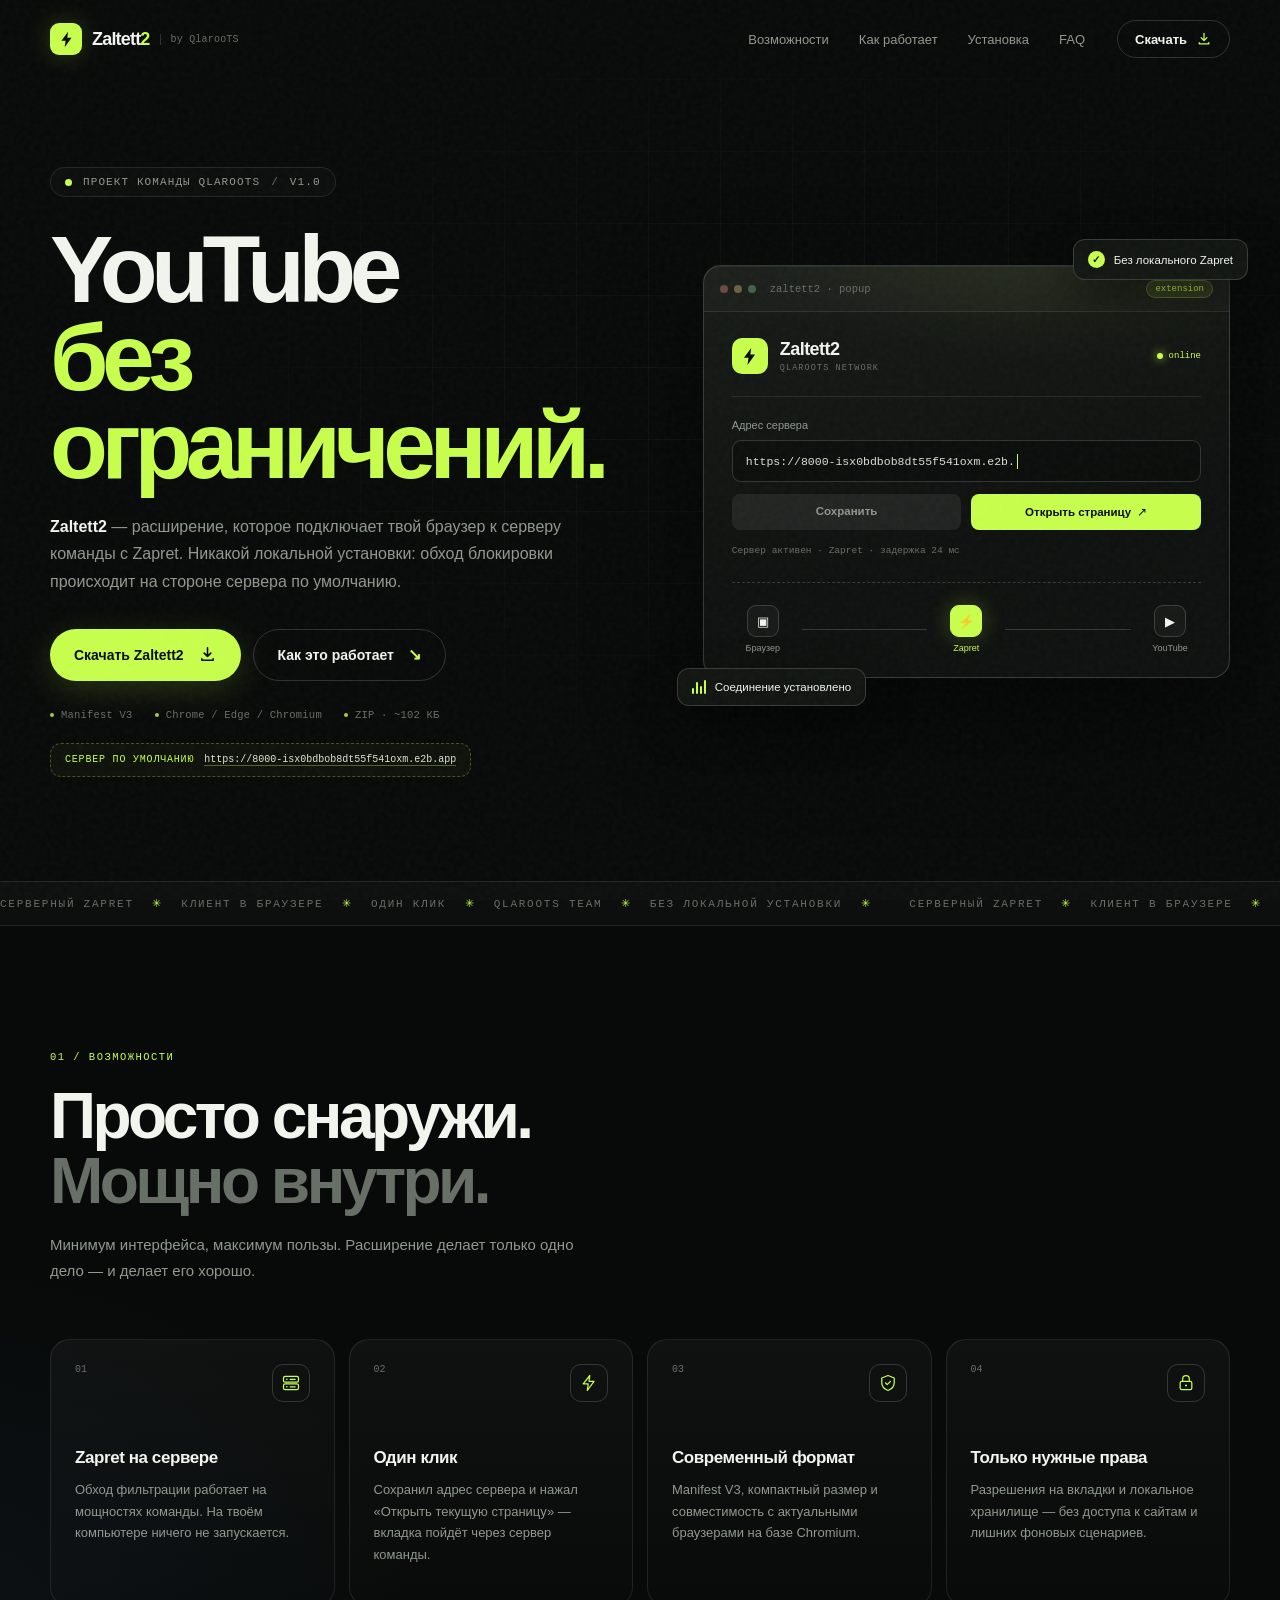
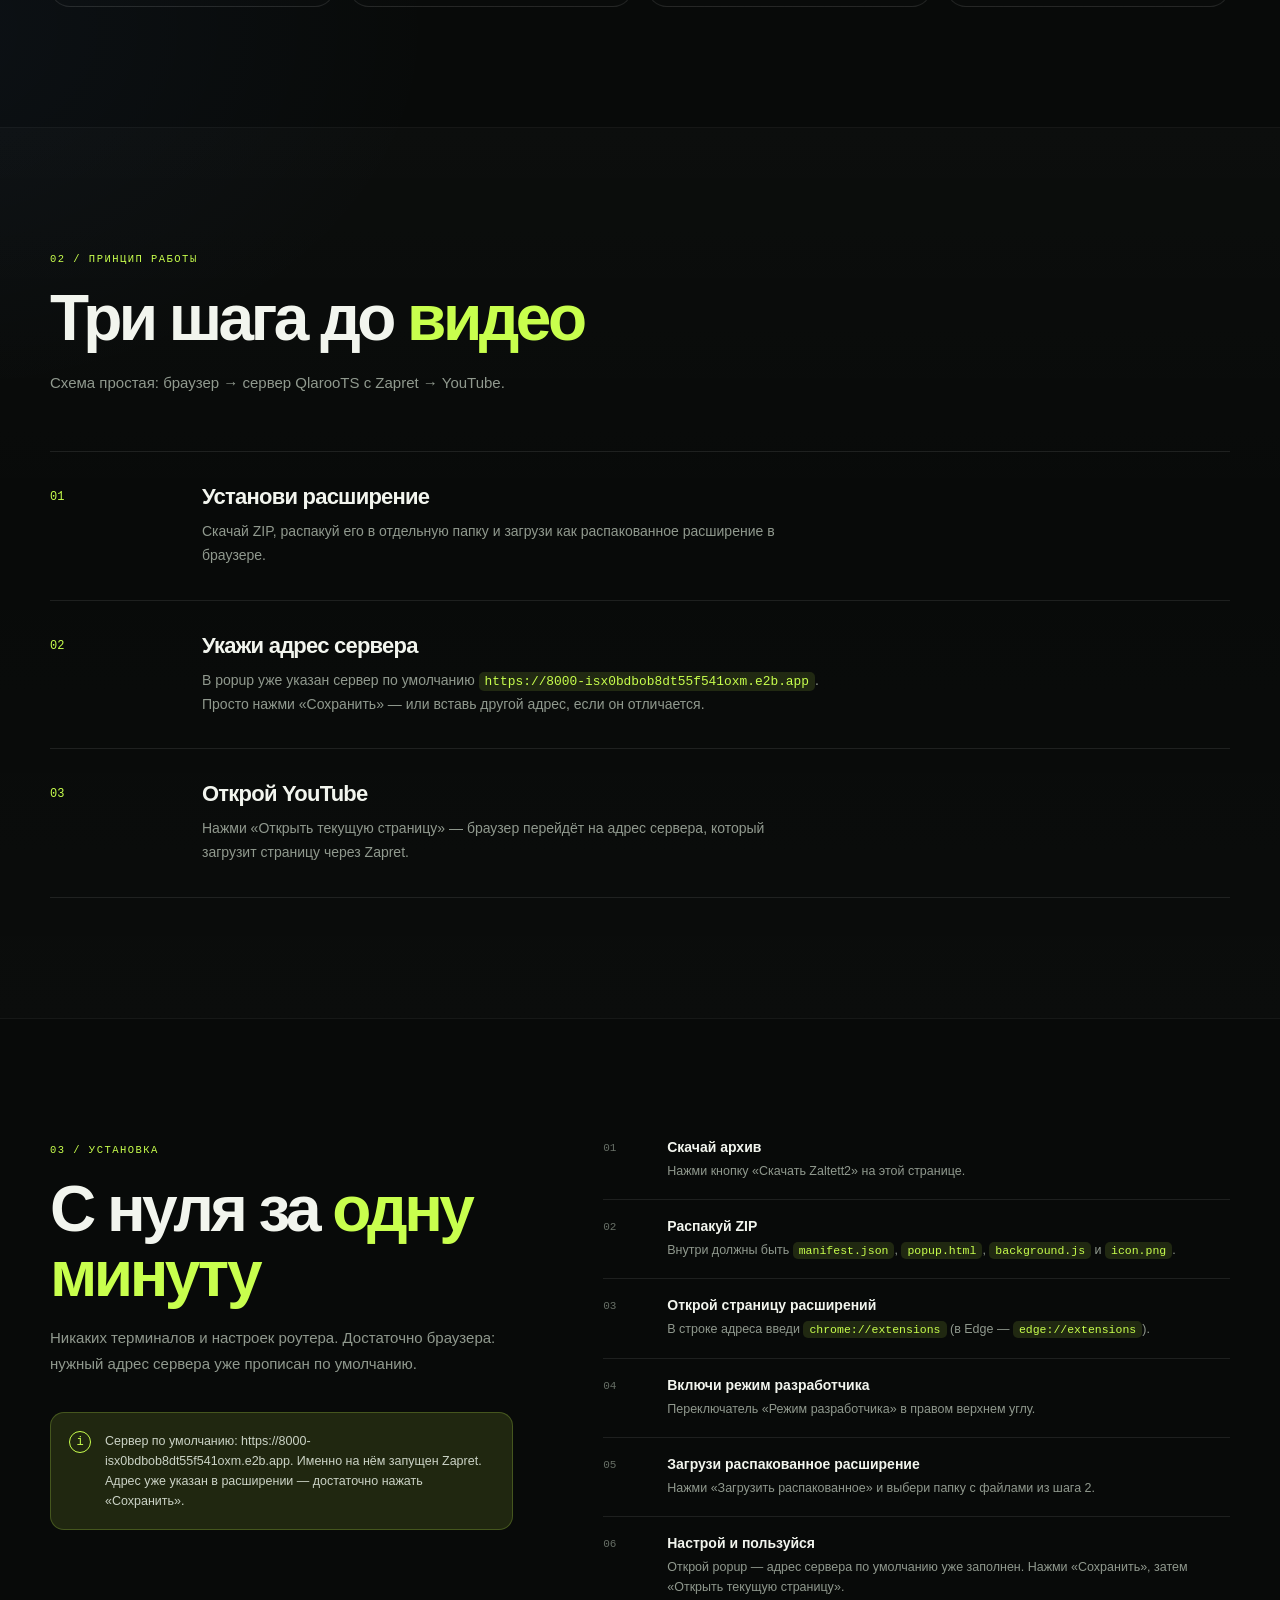
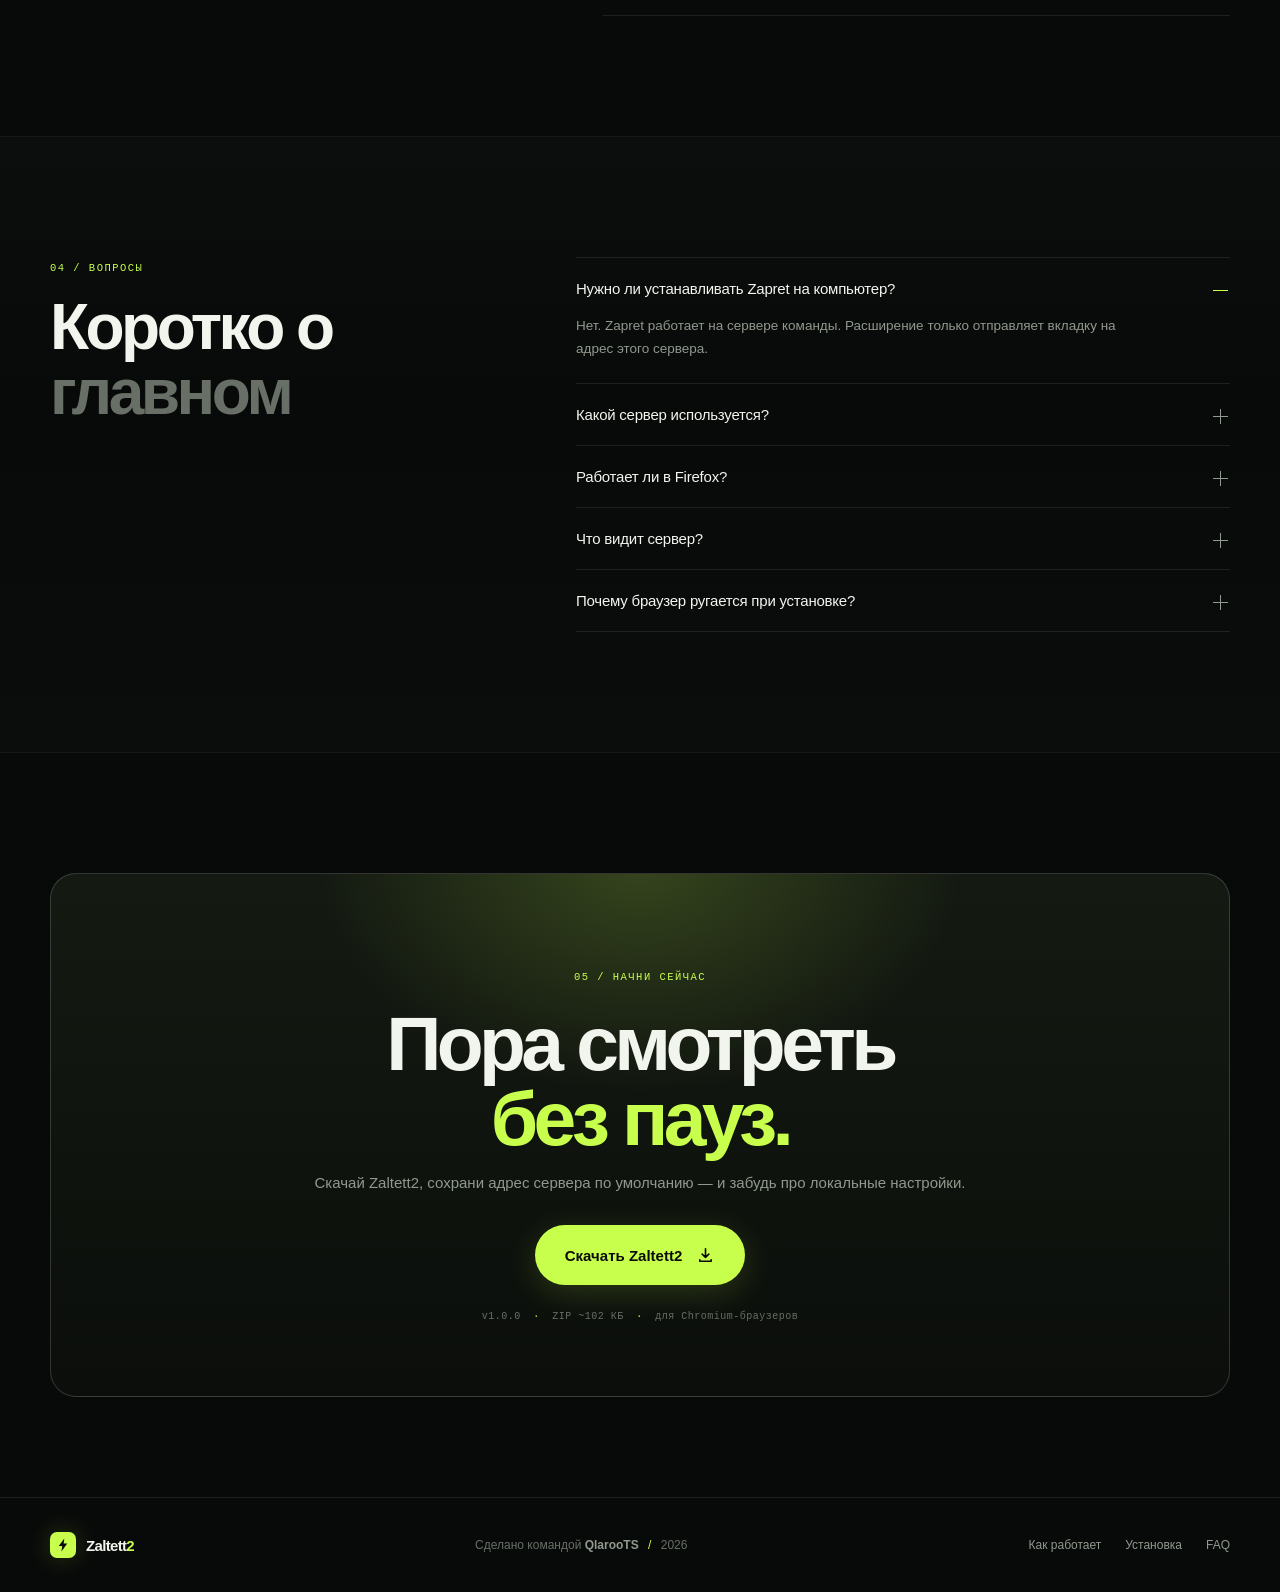
<file: index.html>
<!doctype html>
<html lang="ru">
<head>
  <meta charset="utf-8">
  <meta name="viewport" content="width=device-width, initial-scale=1">
  <meta name="theme-color" content="#080a09">
  <meta name="description" content="Zaltett2 — расширение команды QlarooTS для доступа к YouTube через сервер с Zapret. Скачай, установи и смотри без локального Zapret.">
  <meta property="og:title" content="Zaltett2 — YouTube без ограничений | QlarooTS">
  <meta property="og:description" content="Расширение-клиент для серверов QlarooTS с Zapret. Никакой локальной установки — сервер по умолчанию уже настроен.">
  <meta property="og:type" content="website">
  <title>Zaltett2 — YouTube без ограничений | QlarooTS</title>
  <link rel="icon" type="image/svg+xml" href="./assets/favicon.svg">
  <link rel="stylesheet" href="./assets/styles.css">
  <script src="./assets/config.js"></script>
  <script src="./assets/script.js" defer></script>
</head>
<body>
  <div class="grain" aria-hidden="true"></div>

  <!-- ===== HEADER ===== -->
  <header class="header" id="header">
    <div class="container header__inner">
      <a class="brand" href="#top" aria-label="Zaltett2 — на главную">
        <span class="brand__mark" aria-hidden="true">
          <svg viewBox="0 0 32 32" fill="none"><path d="M18.6 3 7.5 18h7L12.9 29 24.5 13h-7.2L18.6 3Z" fill="currentColor"/></svg>
        </span>
        <span class="brand__name">Zaltett<span class="brand__two">2</span></span>
        <span class="brand__team">by QlarooTS</span>
      </a>

      <nav class="nav" aria-label="Основная навигация">
        <a href="#features">Возможности</a>
        <a href="#how">Как работает</a>
        <a href="#install">Установка</a>
        <a href="#faq">FAQ</a>
      </nav>

      <a class="header__cta js-download" href="./downloads/Zaltett2.zip" download="Zaltett2.zip">
        <span>Скачать</span>
        <svg viewBox="0 0 20 20" fill="none" aria-hidden="true"><path d="M10 3v9m0 0 3.5-3.5M10 12 6.5 8.5M4 14.5V16h12v-1.5" stroke="currentColor" stroke-width="1.6" stroke-linecap="round" stroke-linejoin="round"/></svg>
      </a>
    </div>
  </header>

  <main id="top">
    <!-- ===== HERO ===== -->
    <section class="hero">
      <div class="hero__grid" aria-hidden="true"></div>
      <div class="container hero__inner">
        <div class="hero__copy reveal">
          <div class="eyebrow"><span class="pulse"></span> Проект команды QlarooTS <span class="eyebrow__slash">/</span> v1.0</div>

          <h1>YouTube<br><span class="hero__accent">без ограничений</span><span class="hero__dot">.</span></h1>

          <p class="hero__lead">
            <strong>Zaltett2</strong> — расширение, которое подключает твой браузер к серверу команды с Zapret.
            Никакой локальной установки: обход блокировки происходит на стороне сервера по умолчанию.
          </p>

          <div class="hero__actions">
            <a class="btn btn--primary js-download" href="./downloads/Zaltett2.zip" download="Zaltett2.zip">
              <span>Скачать Zaltett2</span>
              <svg viewBox="0 0 20 20" fill="none" aria-hidden="true"><path d="M10 3v9m0 0 3.5-3.5M10 12 6.5 8.5M4 14.5V16h12v-1.5" stroke="currentColor" stroke-width="1.7" stroke-linecap="round" stroke-linejoin="round"/></svg>
            </a>
            <a class="btn btn--ghost" href="#how">Как это работает <span aria-hidden="true">↘</span></a>
          </div>

          <div class="hero__meta">
            <span><i class="meta-dot"></i> Manifest V3</span>
            <span><i class="meta-dot"></i> Chrome / Edge / Chromium</span>
            <span><i class="meta-dot"></i> ZIP · ~102 КБ</span>
          </div>

          <div class="server-chip">
            <span>Сервер по умолчанию</span>
            <a class="js-server-url" href="https://8000-isx0bdbob8dt55f541oxm.e2b.app" target="_blank" rel="noopener noreferrer">https://8000-isx0bdbob8dt55f541oxm.e2b.app</a>
          </div>
        </div>

        <div class="hero__visual reveal" aria-hidden="true">
          <div class="mock">
            <div class="mock__bar">
              <span class="mock__dots"><i></i><i></i><i></i></span>
              <span class="mock__title">zaltett2 · popup</span>
              <span class="mock__badge">extension</span>
            </div>

            <div class="mock__body">
              <div class="mock__head">
                <div class="mock__logo">
                  <svg viewBox="0 0 32 32" fill="none"><path d="M18.6 3 7.5 18h7L12.9 29 24.5 13h-7.2L18.6 3Z" fill="currentColor"/></svg>
                </div>
                <div>
                  <div class="mock__name">Zaltett2</div>
                  <div class="mock__team">QLAROOTS NETWORK</div>
                </div>
                <span class="mock__live"><i></i> online</span>
              </div>

              <div class="mock__label">Адрес сервера</div>
              <div class="mock__input">
                <span class="mock__typed" id="typed">https://8000-isx0bdbob8dt55f541oxm.e2b.app</span><span class="mock__caret"></span>
              </div>
              <div class="mock__buttons">
                <span class="mock__save">Сохранить</span>
                <span class="mock__open">Открыть страницу <b>↗</b></span>
              </div>
              <div class="mock__note">Сервер активен · Zapret · задержка 24 мс</div>

              <div class="route">
                <div class="route__node"><span class="route__ico">▣</span><span>Браузер</span></div>
                <div class="route__line"><i></i></div>
                <div class="route__node route__node--accent"><span class="route__ico">⚡</span><span>Zapret</span></div>
                <div class="route__line"><i></i></div>
                <div class="route__node"><span class="route__ico">▶</span><span>YouTube</span></div>
              </div>
            </div>
          </div>

          <div class="floating floating--top"><span class="floating__mark">✓</span> Без локального Zapret</div>
          <div class="floating floating--bottom"><span class="floating__bars"><i></i><i></i><i></i><i></i></span> Соединение установлено</div>
        </div>
      </div>
    </section>

    <!-- ===== TICKER ===== -->
    <div class="ticker" aria-hidden="true">
      <div class="ticker__track">
        <span>СЕРВЕРНЫЙ ZAPRET <b>✳</b> КЛИЕНТ В БРАУЗЕРЕ <b>✳</b> ОДИН КЛИК <b>✳</b> QLAROOTS TEAM <b>✳</b> БЕЗ ЛОКАЛЬНОЙ УСТАНОВКИ <b>✳</b></span>
        <span>СЕРВЕРНЫЙ ZAPRET <b>✳</b> КЛИЕНТ В БРАУЗЕРЕ <b>✳</b> ОДИН КЛИК <b>✳</b> QLAROOTS TEAM <b>✳</b> БЕЗ ЛОКАЛЬНОЙ УСТАНОВКИ <b>✳</b></span>
      </div>
    </div>

    <!-- ===== FEATURES ===== -->
    <section class="section" id="features">
      <div class="container">
        <div class="section__head reveal">
          <span class="kicker">01 / Возможности</span>
          <h2>Просто снаружи.<br><span class="muted">Мощно внутри.</span></h2>
          <p>Минимум интерфейса, максимум пользы. Расширение делает только одно дело — и делает его хорошо.</p>
        </div>

        <div class="cards">
          <article class="card reveal">
            <div class="card__top"><span class="card__num">01</span><span class="card__icon">
              <svg viewBox="0 0 24 24" fill="none"><rect x="3" y="4" width="18" height="7" rx="2" stroke="currentColor" stroke-width="1.5"/><rect x="3" y="13" width="18" height="7" rx="2" stroke="currentColor" stroke-width="1.5"/><circle cx="7" cy="7.5" r="1" fill="currentColor"/><circle cx="7" cy="16.5" r="1" fill="currentColor"/><path d="M11 7.5h6M11 16.5h6" stroke="currentColor" stroke-width="1.5" stroke-linecap="round"/></svg>
            </span></div>
            <h3>Zapret на сервере</h3>
            <p>Обход фильтрации работает на мощностях команды. На твоём компьютере ничего не запускается.</p>
          </article>

          <article class="card reveal">
            <div class="card__top"><span class="card__num">02</span><span class="card__icon">
              <svg viewBox="0 0 24 24" fill="none"><path d="M13 3 5 13h6l-1 8 8-11h-6l1-7Z" stroke="currentColor" stroke-width="1.5" stroke-linejoin="round"/></svg>
            </span></div>
            <h3>Один клик</h3>
            <p>Сохранил адрес сервера и нажал «Открыть текущую страницу» — вкладка пойдёт через сервер команды.</p>
          </article>

          <article class="card reveal">
            <div class="card__top"><span class="card__num">03</span><span class="card__icon">
              <svg viewBox="0 0 24 24" fill="none"><path d="M12 3 4.5 6v5.5c0 4.6 3.1 8 7.5 9.5 4.4-1.5 7.5-4.9 7.5-9.5V6L12 3Z" stroke="currentColor" stroke-width="1.5" stroke-linejoin="round"/><path d="m9 12 2 2 4-4" stroke="currentColor" stroke-width="1.5" stroke-linecap="round" stroke-linejoin="round"/></svg>
            </span></div>
            <h3>Современный формат</h3>
            <p>Manifest V3, компактный размер и совместимость с актуальными браузерами на базе Chromium.</p>
          </article>

          <article class="card reveal">
            <div class="card__top"><span class="card__num">04</span><span class="card__icon">
              <svg viewBox="0 0 24 24" fill="none"><rect x="5" y="10" width="14" height="10" rx="2" stroke="currentColor" stroke-width="1.5"/><path d="M8 10V7a4 4 0 0 1 8 0v3" stroke="currentColor" stroke-width="1.5" stroke-linecap="round"/><circle cx="12" cy="15" r="1.2" fill="currentColor"/></svg>
            </span></div>
            <h3>Только нужные права</h3>
            <p>Разрешения на вкладки и локальное хранилище — без доступа к сайтам и лишних фоновых сценариев.</p>
          </article>
        </div>
      </div>
    </section>

    <!-- ===== HOW ===== -->
    <section class="section section--alt" id="how">
      <div class="container">
        <div class="section__head reveal">
          <span class="kicker">02 / Принцип работы</span>
          <h2>Три шага до <span class="hero__accent">видео</span></h2>
          <p>Схема простая: браузер → сервер QlarooTS с Zapret → YouTube.</p>
        </div>

        <ol class="steps">
          <li class="step reveal">
            <span class="step__num">01</span>
            <div class="step__content">
              <h3>Установи расширение</h3>
              <p>Скачай ZIP, распакуй его в отдельную папку и загрузи как распакованное расширение в браузере.</p>
            </div>
          </li>
          <li class="step reveal">
            <span class="step__num">02</span>
            <div class="step__content">
              <h3>Укажи адрес сервера</h3>
              <p>В popup уже указан сервер по умолчанию <code class="js-server-url">https://8000-isx0bdbob8dt55f541oxm.e2b.app</code>. Просто нажми «Сохранить» — или вставь другой адрес, если он отличается.</p>
            </div>
          </li>
          <li class="step reveal">
            <span class="step__num">03</span>
            <div class="step__content">
              <h3>Открой YouTube</h3>
              <p>Нажми «Открыть текущую страницу» — браузер перейдёт на адрес сервера, который загрузит страницу через Zapret.</p>
            </div>
          </li>
        </ol>
      </div>
    </section>

    <!-- ===== INSTALL ===== -->
    <section class="section" id="install">
      <div class="container install">
        <div class="install__head reveal">
          <span class="kicker">03 / Установка</span>
          <h2>С нуля за <span class="hero__accent">одну минуту</span></h2>
          <p>Никаких терминалов и настроек роутера. Достаточно браузера: нужный адрес сервера уже прописан по умолчанию.</p>
          <div class="callout">
            <span class="callout__icon">i</span>
            <p>Сервер по умолчанию: <a class="js-server-url" href="https://8000-isx0bdbob8dt55f541oxm.e2b.app" target="_blank" rel="noopener noreferrer">https://8000-isx0bdbob8dt55f541oxm.e2b.app</a>. Именно на нём запущен Zapret. Адрес уже указан в расширении — достаточно нажать «Сохранить».</p>
          </div>
        </div>

        <div class="install__list reveal">
          <div class="install__item"><span class="install__n">01</span><div><h4>Скачай архив</h4><p>Нажми кнопку «Скачать Zaltett2» на этой странице.</p></div></div>
          <div class="install__item"><span class="install__n">02</span><div><h4>Распакуй ZIP</h4><p>Внутри должны быть <code>manifest.json</code>, <code>popup.html</code>, <code>background.js</code> и <code>icon.png</code>.</p></div></div>
          <div class="install__item"><span class="install__n">03</span><div><h4>Открой страницу расширений</h4><p>В строке адреса введи <code>chrome://extensions</code> (в Edge — <code>edge://extensions</code>).</p></div></div>
          <div class="install__item"><span class="install__n">04</span><div><h4>Включи режим разработчика</h4><p>Переключатель «Режим разработчика» в правом верхнем углу.</p></div></div>
          <div class="install__item"><span class="install__n">05</span><div><h4>Загрузи распакованное расширение</h4><p>Нажми «Загрузить распакованное» и выбери папку с файлами из шага 2.</p></div></div>
          <div class="install__item"><span class="install__n">06</span><div><h4>Настрой и пользуйся</h4><p>Открой popup — адрес сервера по умолчанию уже заполнен. Нажми «Сохранить», затем «Открыть текущую страницу».</p></div></div>
        </div>
      </div>
    </section>

    <!-- ===== FAQ ===== -->
    <section class="section section--alt" id="faq">
      <div class="container faq">
        <div class="section__head reveal">
          <span class="kicker">04 / Вопросы</span>
          <h2>Коротко о <span class="muted">главном</span></h2>
        </div>

        <div class="faq__list reveal">
          <details class="faq__item" open>
            <summary>Нужно ли устанавливать Zapret на компьютер?<span class="faq__plus"></span></summary>
            <p>Нет. Zapret работает на сервере команды. Расширение только отправляет вкладку на адрес этого сервера.</p>
          </details>
          <details class="faq__item">
            <summary>Какой сервер используется?<span class="faq__plus"></span></summary>
            <p>По умолчанию расширение работает с сервером QlarooTS: <a class="js-server-url" href="https://8000-isx0bdbob8dt55f541oxm.e2b.app" target="_blank" rel="noopener noreferrer">https://8000-isx0bdbob8dt55f541oxm.e2b.app</a>. Он уже прописан в popup — ничего искать или вводить вручную не нужно. Если адрес поменяется, просто замени его в поле.</p>
          </details>
          <details class="faq__item">
            <summary>Работает ли в Firefox?<span class="faq__plus"></span></summary>
            <p>Сборка сделана под Chromium: Chrome, Edge, Brave, Opera и похожие браузеры. Для Firefox нужна отдельная сборка.</p>
          </details>
          <details class="faq__item">
            <summary>Что видит сервер?<span class="faq__plus"></span></summary>
            <p>Сервер по умолчанию получает запрос на открытие страницы. Это сервер команды QlarooTS — таких моментов любой proxy-схемы стоит помнить и не указывать в настройках неизвестные адреса.</p>
          </details>
          <details class="faq__item">
            <summary>Почему браузер ругается при установке?<span class="faq__plus"></span></summary>
            <p>Так Chrome реагирует на распакованные расширения. Включи «Режим разработчика» и нажми «Загрузить распакованное» — это нормально для неопубликованного в магазине расширения.</p>
          </details>
        </div>
      </div>
    </section>

    <!-- ===== CTA ===== -->
    <section class="cta" id="download">
      <div class="container">
        <div class="cta__card reveal">
          <div class="cta__glow" aria-hidden="true"></div>
          <span class="kicker">05 / Начни сейчас</span>
          <h2>Пора смотреть<br><span class="hero__accent">без пауз.</span></h2>
          <p>Скачай Zaltett2, сохрани адрес сервера по умолчанию — и забудь про локальные настройки.</p>
          <a class="btn btn--primary btn--big js-download" href="./downloads/Zaltett2.zip" download="Zaltett2.zip">
            <span>Скачать Zaltett2</span>
            <svg viewBox="0 0 20 20" fill="none" aria-hidden="true"><path d="M10 3v9m0 0 3.5-3.5M10 12 6.5 8.5M4 14.5V16h12v-1.5" stroke="currentColor" stroke-width="1.7" stroke-linecap="round" stroke-linejoin="round"/></svg>
          </a>
          <div class="cta__foot">v1.0.0 <span>·</span> ZIP ~102 КБ <span>·</span> для Chromium-браузеров</div>
        </div>
      </div>
    </section>
  </main>

  <footer class="footer">
    <div class="container footer__inner">
      <a class="brand brand--footer" href="#top">
        <span class="brand__mark" aria-hidden="true"><svg viewBox="0 0 32 32" fill="none"><path d="M18.6 3 7.5 18h7L12.9 29 24.5 13h-7.2L18.6 3Z" fill="currentColor"/></svg></span>
        <span class="brand__name">Zaltett<span class="brand__two">2</span></span>
      </a>
      <p>Сделано командой <strong>QlarooTS</strong> <span class="footer__sep">/</span> <span id="year">2026</span></p>
      <nav class="footer__nav" aria-label="Ссылки внизу страницы">
        <a href="#how">Как работает</a>
        <a href="#install">Установка</a>
        <a href="#faq">FAQ</a>
      </nav>
    </div>
  </footer>

  <div class="toast" id="toast" role="status" aria-live="polite"></div>
</body>
</html>
</file>
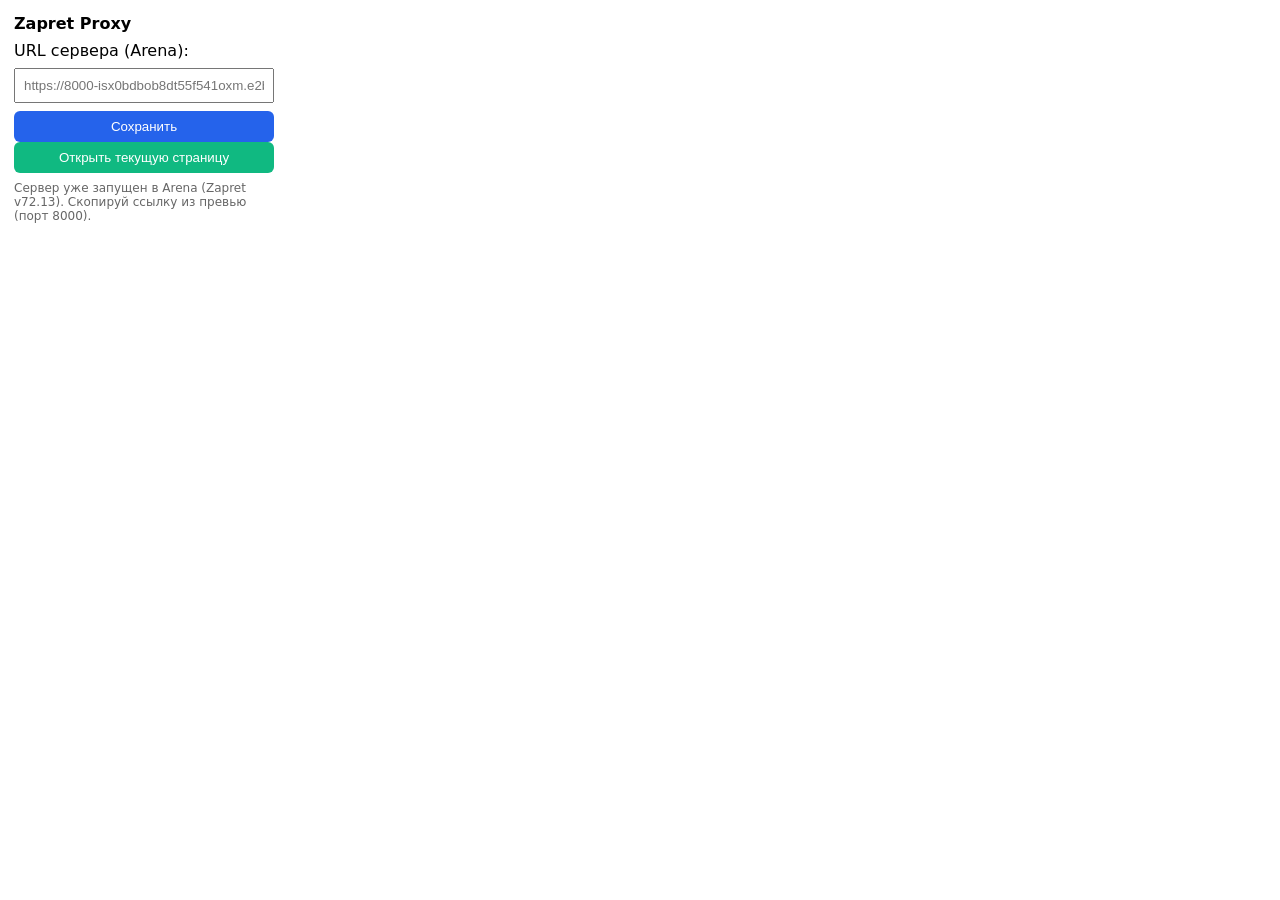
<file: extension-source/popup.html>
<!DOCTYPE html>
<html lang="ru">
<head>
  <meta charset="utf-8">
  <style>
    body { font-family: system-ui, sans-serif; width: 260px; padding: 14px; margin: 0; }
    h1 { font-size: 16px; margin: 0 0 8px; }
    input { width: 100%; box-sizing: border-box; padding: 8px; margin: 8px 0; }
    button { width: 100%; padding: 8px; background: #2563eb; color: #fff; border: 0; border-radius: 6px; cursor: pointer; }
    button:hover { background: #1d4ed8; }
    .note { font-size: 12px; color: #666; margin-top: 8px; }
  </style>
</head>
<body>
  <h1>Zapret Proxy</h1>
  <label>URL сервера (Arena):</label>
  <input id="server" type="text" placeholder="https://8000-isx0bdbob8dt55f541oxm.e2b.app">
  <button id="save">Сохранить</button>
  <button id="open" style="background:#10b981">Открыть текущую страницу</button>
  <div class="note">
    Сервер уже запущен в Arena (Zapret v72.13). Скопируй ссылку из превью (порт 8000).
  </div>
  <script>
    const input = document.getElementById('server');
    const saveBtn = document.getElementById('save');
    const openBtn = document.getElementById('open');
    chrome.storage.local.get(['serverUrl'], r => {
      if (r.serverUrl) input.value = r.serverUrl;
    });
    saveBtn.onclick = () => {
      chrome.storage.local.set({ serverUrl: input.value }, () => {
        alert('Сохранено!');
      });
    };
    openBtn.onclick = async () => {
      const [tab] = await chrome.tabs.query({ active: true, currentWindow: true });
      if (!input.value) return alert('Введите URL сервера!');
      const url = input.value + '/fetch?url=' + encodeURIComponent(tab.url);
      chrome.tabs.update(tab.id, { url });
    };
  </script>
</body>
</html>
</file>
<file: assets/styles.css>
/* ============================================================
   Zaltett2 — QlarooTS
   Minimal dark landing. No external fonts or assets.
   ============================================================ */

:root {
  --bg: #080a09;
  --bg-soft: #0c0f0d;
  --panel: #111511;
  --text: #f2f5ee;
  --muted: #90998e;
  --muted-2: #676f66;
  --line: rgba(255, 255, 255, 0.09);
  --line-strong: rgba(255, 255, 255, 0.16);
  --accent: #c8ff4d;
  --accent-soft: rgba(200, 255, 77, 0.12);
  --radius: 20px;
  --container: 1180px;
  --mono: ui-monospace, SFMono-Regular, "SF Mono", Menlo, Consolas, monospace;
  --sans: "Inter", -apple-system, BlinkMacSystemFont, "Segoe UI", Roboto, "Helvetica Neue", Arial, sans-serif;
}

*, *::before, *::after { box-sizing: border-box; }

html { scroll-behavior: smooth; scroll-padding-top: 90px; }

body {
  margin: 0;
  background:
    radial-gradient(1000px 620px at 82% -10%, rgba(200, 255, 77, 0.085), transparent 62%),
    radial-gradient(900px 620px at -8% 34%, rgba(90, 150, 255, 0.055), transparent 60%),
    var(--bg);
  color: var(--text);
  font-family: var(--sans);
  -webkit-font-smoothing: antialiased;
  overflow-x: hidden;
}

a { color: inherit; text-decoration: none; }
button, input { font: inherit; }
svg { display: block; }
::selection { background: var(--accent); color: #0b0d0a; }

.container { width: min(var(--container), calc(100% - 48px)); margin-inline: auto; }

.grain {
  position: fixed;
  inset: 0;
  z-index: 999;
  pointer-events: none;
  opacity: 0.035;
  background-image: url("data:image/svg+xml,%3Csvg viewBox='0 0 200 200' xmlns='http://www.w3.org/2000/svg'%3E%3Cfilter id='n'%3E%3CfeTurbulence type='fractalNoise' baseFrequency='.85' numOctaves='3' stitchTiles='stitch'/%3E%3C/filter%3E%3Crect width='100%25' height='100%25' filter='url(%23n)'/%3E%3C/svg%3E");
}

/* ---------- Header ---------- */
.header {
  position: sticky;
  top: 0;
  z-index: 100;
  border-bottom: 1px solid transparent;
  transition: background 0.3s, border-color 0.3s, backdrop-filter 0.3s;
}
.header.is-scrolled {
  background: rgba(8, 10, 9, 0.82);
  backdrop-filter: blur(18px);
  -webkit-backdrop-filter: blur(18px);
  border-bottom-color: var(--line);
}
.header__inner { height: 78px; display: flex; align-items: center; justify-content: space-between; gap: 32px; }

.brand { display: inline-flex; align-items: center; gap: 10px; white-space: nowrap; }
.brand__mark {
  display: grid; place-items: center;
  width: 32px; height: 32px;
  border-radius: 9px;
  background: var(--accent);
  color: #0a0c09;
  box-shadow: 0 0 24px rgba(200, 255, 77, 0.2);
}
.brand__mark svg { width: 19px; height: 19px; }
.brand__name { font-size: 18px; font-weight: 650; letter-spacing: -0.045em; }
.brand__two { color: var(--accent); }
.brand__team { font-family: var(--mono); font-size: 10px; color: var(--muted-2); letter-spacing: 0.02em; padding-left: 10px; border-left: 1px solid var(--line-strong); }

.nav { display: flex; align-items: center; gap: 30px; margin-left: auto; }
.nav a { font-size: 13px; color: var(--muted); transition: color 0.2s; }
.nav a:hover { color: var(--text); }

.header__cta {
  display: inline-flex; align-items: center; gap: 9px;
  padding: 10px 17px;
  border: 1px solid var(--line-strong);
  border-radius: 999px;
  font-size: 13px; font-weight: 600;
  transition: background 0.2s, border-color 0.2s, transform 0.2s;
}
.header__cta svg { width: 16px; height: 16px; color: var(--accent); }
.header__cta:hover { background: rgba(255, 255, 255, 0.055); border-color: rgba(255, 255, 255, 0.3); transform: translateY(-1px); }

/* ---------- Hero ---------- */
.hero { position: relative; overflow: hidden; padding: 88px 0 104px; }
.hero__grid {
  position: absolute; inset: 0;
  background-image:
    linear-gradient(to right, rgba(255,255,255,.045) 1px, transparent 1px),
    linear-gradient(to bottom, rgba(255,255,255,.045) 1px, transparent 1px);
  background-size: 72px 72px;
  mask-image: radial-gradient(ellipse 75% 70% at 62% 38%, #000 0%, transparent 78%);
  -webkit-mask-image: radial-gradient(ellipse 75% 70% at 62% 38%, #000 0%, transparent 78%);
  pointer-events: none;
}
.hero__inner { position: relative; display: grid; grid-template-columns: 1.05fr 0.95fr; align-items: center; gap: 70px; }

.eyebrow {
  display: inline-flex; align-items: center; gap: 11px;
  font-family: var(--mono); font-size: 11px; letter-spacing: 0.1em; text-transform: uppercase;
  color: var(--muted);
  padding: 8px 14px;
  border: 1px solid var(--line);
  border-radius: 999px;
  background: rgba(255,255,255,.02);
}
.eyebrow__slash { color: var(--muted-2); }
.pulse { width: 7px; height: 7px; border-radius: 50%; background: var(--accent); box-shadow: 0 0 0 0 rgba(200,255,77,.55); animation: pulse 2.2s infinite; }
@keyframes pulse { 0% { box-shadow: 0 0 0 0 rgba(200,255,77,.5); } 70% { box-shadow: 0 0 0 9px rgba(200,255,77,0); } 100% { box-shadow: 0 0 0 0 rgba(200,255,77,0); } }

h1, h2, h3, h4, p { margin-top: 0; }

h1 {
  margin: 28px 0 24px;
  font-size: clamp(3.6rem, 7.4vw, 6.6rem);
  line-height: 0.93;
  letter-spacing: -0.068em;
  font-weight: 640;
}
.hero__accent { color: var(--accent); }
.hero__dot { color: var(--accent); }
.hero__lead { max-width: 540px; font-size: 16px; line-height: 1.7; color: var(--muted); }
.hero__lead strong { color: var(--text); font-weight: 600; }

.hero__actions { display: flex; flex-wrap: wrap; gap: 12px; margin: 34px 0 28px; }

.btn {
  display: inline-flex; align-items: center; justify-content: center; gap: 14px;
  min-height: 52px;
  padding: 0 24px;
  border-radius: 999px;
  font-size: 14px; font-weight: 650;
  transition: transform 0.2s, box-shadow 0.2s, background 0.2s, border-color 0.2s;
}
.btn svg { width: 19px; height: 19px; }
.btn--primary { background: var(--accent); color: #0a0c08; box-shadow: 0 8px 32px rgba(200,255,77,.16); }
.btn--primary:hover { transform: translateY(-2px); box-shadow: 0 14px 40px rgba(200,255,77,.28); }
.btn--ghost { border: 1px solid var(--line-strong); color: var(--text); }
.btn--ghost:hover { background: rgba(255,255,255,.05); border-color: rgba(255,255,255,.3); transform: translateY(-2px); }
.btn--ghost span { color: var(--accent); font-size: 16px; }
.btn--big { min-height: 60px; padding: 0 30px; font-size: 15px; }

.hero__meta { display: flex; flex-wrap: wrap; gap: 22px; font-family: var(--mono); font-size: 10.5px; color: var(--muted-2); letter-spacing: 0.02em; }
.hero__meta span { display: inline-flex; align-items: center; gap: 7px; }
.meta-dot { width: 4px; height: 4px; border-radius: 50%; background: var(--accent); opacity: .8; }

.server-chip {
  display: inline-flex; flex-wrap: wrap; align-items: center; gap: 10px;
  max-width: 100%; margin-top: 22px; padding: 10px 14px;
  border: 1px dashed rgba(200,255,77,.28);
  border-radius: 11px;
  background: rgba(200,255,77,.035);
  font-family: var(--mono); font-size: 10px; color: var(--muted);
}
.server-chip > span { color: var(--accent); text-transform: uppercase; letter-spacing: .08em; }
.server-chip a { color: #dfe6d8; border-bottom: 1px solid rgba(200,255,77,.35); word-break: break-all; }
.server-chip a:hover { color: var(--accent); }

/* ---------- Browser mock ---------- */
.hero__visual { position: relative; }
.mock {
  position: relative;
  border: 1px solid var(--line-strong);
  border-radius: 18px;
  background: linear-gradient(165deg, #171b17 0%, #0e110f 62%);
  box-shadow: 0 40px 100px rgba(0,0,0,.55), inset 0 1px 0 rgba(255,255,255,.05);
  overflow: hidden;
}
.mock::before {
  content: ""; position: absolute; inset: -1px;
  border-radius: inherit;
  background: radial-gradient(500px 260px at 70% -20%, rgba(200,255,77,.11), transparent 70%);
  pointer-events: none;
}
.mock__bar {
  height: 46px; display: flex; align-items: center; gap: 14px;
  padding: 0 16px; border-bottom: 1px solid var(--line);
  background: rgba(255,255,255,.025);
}
.mock__dots { display: flex; gap: 6px; }
.mock__dots i { width: 8px; height: 8px; border-radius: 50%; background: #3c423b; }
.mock__dots i:first-child { background: #6b4a42; }
.mock__dots i:nth-child(2) { background: #6b6242; }
.mock__dots i:nth-child(3) { background: #3f6446; }
.mock__title { font-family: var(--mono); font-size: 10.5px; color: var(--muted-2); }
.mock__badge { margin-left: auto; font-family: var(--mono); font-size: 9px; color: var(--accent); border: 1px solid rgba(200,255,77,.25); background: var(--accent-soft); padding: 3px 8px; border-radius: 999px; }

.mock__body { padding: 26px 28px 24px; }
.mock__head { display: flex; align-items: center; gap: 12px; padding-bottom: 22px; border-bottom: 1px solid var(--line); }
.mock__logo { width: 36px; height: 36px; display: grid; place-items: center; border-radius: 10px; background: var(--accent); color: #0a0c09; }
.mock__logo svg { width: 21px; height: 21px; }
.mock__name { font-size: 18px; font-weight: 650; letter-spacing: -.03em; }
.mock__team { font-family: var(--mono); font-size: 8.5px; color: var(--muted-2); letter-spacing: .13em; margin-top: 3px; }
.mock__live { margin-left: auto; display: flex; align-items: center; gap: 6px; font-family: var(--mono); font-size: 9px; color: var(--accent); }
.mock__live i { width: 6px; height: 6px; border-radius: 50%; background: var(--accent); box-shadow: 0 0 10px var(--accent); }

.mock__label { font-size: 11px; color: var(--muted); margin: 22px 0 9px; }
.mock__input {
  display: flex; align-items: center; min-height: 42px; padding: 0 13px;
  border: 1px solid var(--line-strong); border-radius: 9px;
  background: rgba(0,0,0,.28);
  font-family: var(--mono); font-size: 11.5px; color: #d9e0d4;
  overflow: hidden; white-space: nowrap;
}
.mock__caret { width: 1.5px; height: 15px; background: var(--accent); margin-left: 2px; animation: blink 1s steps(1) infinite; }
@keyframes blink { 50% { opacity: 0; } }
.mock__buttons { display: flex; gap: 10px; margin-top: 12px; }
.mock__save, .mock__open { flex: 1; text-align: center; padding: 11px 8px; border-radius: 8px; font-size: 11.5px; font-weight: 600; }
.mock__save { background: rgba(255,255,255,.07); color: var(--muted); }
.mock__open { background: var(--accent); color: #0a0c08; }
.mock__open b { font-weight: 500; margin-left: 3px; }
.mock__note { font-family: var(--mono); font-size: 9.5px; color: var(--muted-2); margin-top: 15px; }

.route { display: flex; align-items: center; gap: 8px; margin-top: 26px; padding-top: 22px; border-top: 1px dashed var(--line-strong); }
.route__node { display: flex; flex-direction: column; align-items: center; gap: 6px; font-size: 9px; color: var(--muted); min-width: 62px; }
.route__ico { display: grid; place-items: center; width: 32px; height: 32px; border-radius: 9px; border: 1px solid var(--line-strong); background: rgba(255,255,255,.035); font-size: 13px; color: var(--text); }
.route__node--accent .route__ico { color: #0a0c08; background: var(--accent); border-color: var(--accent); box-shadow: 0 0 22px rgba(200,255,77,.25); }
.route__node--accent span:last-child { color: var(--accent); }
.route__line { position: relative; flex: 1; height: 1px; background: var(--line-strong); overflow: hidden; }
.route__line i { position: absolute; top: -1px; left: -35%; width: 35%; height: 3px; background: linear-gradient(90deg, transparent, var(--accent), transparent); animation: travel 2.8s linear infinite; }
.route__line:nth-of-type(2) i { animation-delay: 1.2s; }
@keyframes travel { to { left: 105%; } }

.floating {
  position: absolute; z-index: 2;
  display: flex; align-items: center; gap: 9px;
  border: 1px solid var(--line-strong);
  border-radius: 12px;
  background: rgba(19, 23, 19, .92);
  backdrop-filter: blur(12px);
  box-shadow: 0 18px 40px rgba(0,0,0,.5);
  font-size: 11.5px;
  padding: 11px 14px;
  white-space: nowrap;
}
.floating--top { top: -26px; right: -18px; animation: float 6s ease-in-out infinite; }
.floating--bottom { bottom: -28px; left: -26px; animation: float 7s ease-in-out infinite reverse; }
@keyframes float { 50% { transform: translateY(-8px); } }
.floating__mark { display: grid; place-items: center; width: 17px; height: 17px; border-radius: 50%; background: var(--accent); color: #0a0c08; font-size: 10px; font-weight: 800; }
.floating__bars { display: flex; align-items: flex-end; gap: 2px; height: 14px; }
.floating__bars i { width: 2px; background: var(--accent); border-radius: 2px; animation: bars 1.1s ease-in-out infinite alternate; }
.floating__bars i:nth-child(1) { height: 6px; }
.floating__bars i:nth-child(2) { height: 12px; animation-delay: .2s; }
.floating__bars i:nth-child(3) { height: 8px; animation-delay: .4s; }
.floating__bars i:nth-child(4) { height: 14px; animation-delay: .6s; }
@keyframes bars { to { height: 4px; opacity: .5; } }

/* ---------- Ticker ---------- */
.ticker { overflow: hidden; border-block: 1px solid var(--line); background: rgba(255,255,255,.018); padding: 15px 0; }
.ticker__track { display: flex; width: max-content; animation: marquee 32s linear infinite; }
.ticker__track span { font-family: var(--mono); font-size: 11px; letter-spacing: .16em; color: var(--muted-2); white-space: nowrap; padding-right: 28px; }
.ticker__track b { color: var(--accent); font-weight: 400; padding: 0 10px; }
@keyframes marquee { to { transform: translateX(-50%); } }

/* ---------- Sections ---------- */
.section { padding: 120px 0; }
.section--alt { background: linear-gradient(180deg, rgba(255,255,255,.014), transparent 45%, rgba(255,255,255,.012)); border-block: 1px solid rgba(255,255,255,.045); }
.section__head { max-width: 660px; margin-bottom: 56px; }
.kicker { font-family: var(--mono); font-size: 10.5px; letter-spacing: .14em; text-transform: uppercase; color: var(--accent); }
.section__head h2, .install__head h2 { margin: 20px 0 18px; font-size: clamp(2.4rem, 5vw, 4rem); line-height: 1.02; letter-spacing: -.055em; font-weight: 620; }
.section__head p, .install__head > p { max-width: 540px; color: var(--muted); font-size: 15px; line-height: 1.7; }
.muted { color: var(--muted-2); }

/* ---------- Cards ---------- */
.cards { display: grid; grid-template-columns: repeat(4, 1fr); gap: 14px; }
.card {
  position: relative; min-height: 268px; padding: 24px;
  border: 1px solid var(--line); border-radius: var(--radius);
  background: linear-gradient(180deg, rgba(255,255,255,.035), rgba(255,255,255,.008));
  transition: transform .3s, border-color .3s, background .3s;
  overflow: hidden;
}
.card::after { content: ""; position: absolute; left: 0; right: 0; top: 0; height: 1px; background: linear-gradient(90deg, transparent, var(--accent), transparent); opacity: 0; transition: opacity .3s; }
.card:hover { transform: translateY(-5px); border-color: rgba(200,255,77,.32); background: linear-gradient(180deg, rgba(200,255,77,.055), rgba(255,255,255,.008)); }
.card:hover::after { opacity: .75; }
.card__top { display: flex; justify-content: space-between; align-items: flex-start; margin-bottom: 46px; }
.card__num { font-family: var(--mono); font-size: 10px; color: var(--muted-2); }
.card__icon { width: 38px; height: 38px; display: grid; place-items: center; border: 1px solid var(--line-strong); border-radius: 11px; color: var(--accent); }
.card__icon svg { width: 20px; height: 20px; }
.card h3 { font-size: 17px; font-weight: 600; letter-spacing: -.025em; margin-bottom: 11px; }
.card p { font-size: 13px; line-height: 1.65; color: var(--muted); margin: 0; }

/* ---------- Steps ---------- */
.steps { list-style: none; padding: 0; margin: 0; display: grid; gap: 0; }
.step { display: grid; grid-template-columns: 120px 1fr; gap: 32px; padding: 32px 0; border-top: 1px solid var(--line); align-items: start; }
.step:last-child { border-bottom: 1px solid var(--line); }
.step__num { font-family: var(--mono); font-size: 12px; color: var(--accent); padding-top: 6px; }
.step__content h3 { font-size: 22px; font-weight: 600; letter-spacing: -.035em; margin-bottom: 10px; }
.step__content p { max-width: 620px; font-size: 14px; line-height: 1.7; color: var(--muted); margin: 0; }

/* ---------- Install ---------- */
.install { display: grid; grid-template-columns: 0.85fr 1.15fr; gap: 90px; }
.install__head h2 { margin-top: 20px; }
.callout { display: flex; gap: 14px; align-items: flex-start; margin-top: 36px; padding: 18px; border: 1px solid rgba(200,255,77,.22); border-radius: 14px; background: var(--accent-soft); }
.callout__icon { flex: none; display: grid; place-items: center; width: 22px; height: 22px; border-radius: 50%; border: 1px solid var(--accent); color: var(--accent); font-family: var(--mono); font-size: 12px; }
.callout p { font-size: 12.5px; line-height: 1.6; color: #cbd3c6; margin: 0; }
.install__list { display: grid; gap: 0; }
.install__item { display: grid; grid-template-columns: 46px 1fr; gap: 18px; padding: 18px 0; border-bottom: 1px solid var(--line); }
.install__item:first-child { padding-top: 0; }
.install__n { font-family: var(--mono); font-size: 11px; color: var(--muted-2); padding-top: 3px; }
.install__item h4 { font-size: 14px; font-weight: 600; margin-bottom: 6px; }
.install__item p { font-size: 12.5px; line-height: 1.6; color: var(--muted); margin: 0; }
code { font-family: var(--mono); font-size: .92em; color: var(--accent); background: var(--accent-soft); padding: 2px 6px; border-radius: 5px; }

/* ---------- FAQ ---------- */
.faq { display: grid; grid-template-columns: 0.8fr 1.2fr; gap: 90px; }
.faq .section__head { margin-bottom: 0; }
.faq__list { border-top: 1px solid var(--line); }
.faq__item { border-bottom: 1px solid var(--line); }
.faq__item summary { position: relative; list-style: none; cursor: pointer; padding: 22px 40px 22px 0; font-size: 15px; font-weight: 500; letter-spacing: -.015em; transition: color .2s; }
.faq__item summary::-webkit-details-marker { display: none; }
.faq__item summary:hover { color: var(--accent); }
.faq__plus { position: absolute; right: 2px; top: 25px; width: 15px; height: 15px; }
.faq__plus::before, .faq__plus::after { content: ""; position: absolute; background: var(--muted); transition: transform .25s, background .25s; }
.faq__plus::before { left: 0; top: 7px; width: 15px; height: 1px; }
.faq__plus::after { left: 7px; top: 0; width: 1px; height: 15px; }
.faq__item[open] .faq__plus::after { transform: rotate(90deg); }
.faq__item[open] .faq__plus::before, .faq__item[open] .faq__plus::after { background: var(--accent); }
.faq__item p { font-size: 13.5px; line-height: 1.7; color: var(--muted); padding: 0 40px 22px 0; margin: -4px 0 0; max-width: 620px; }

/* ---------- CTA ---------- */
.cta { padding: 120px 0 100px; }
.cta__card { position: relative; overflow: hidden; text-align: center; padding: 92px 30px 74px; border: 1px solid var(--line-strong); border-radius: 26px; background: linear-gradient(180deg, #141a12, #0b0e0b); }
.cta__glow { position: absolute; top: -260px; left: 50%; transform: translateX(-50%); width: 700px; height: 500px; background: radial-gradient(ellipse, rgba(200,255,77,.19), transparent 65%); pointer-events: none; }
.cta__card > *:not(.cta__glow) { position: relative; }
.cta__card h2 { margin: 22px 0 18px; font-size: clamp(2.7rem, 6vw, 5rem); line-height: .98; letter-spacing: -.06em; font-weight: 630; }
.cta__card > p { color: var(--muted); font-size: 15px; margin-bottom: 34px; }
.cta__foot { margin-top: 26px; font-family: var(--mono); font-size: 10px; letter-spacing: .05em; color: var(--muted-2); }
.cta__foot span { color: var(--accent); padding: 0 6px; }

/* ---------- Footer ---------- */
.footer { border-top: 1px solid var(--line); padding: 34px 0; }
.footer__inner { display: flex; align-items: center; justify-content: space-between; gap: 24px; }
.brand--footer .brand__mark { width: 26px; height: 26px; border-radius: 7px; }
.brand--footer .brand__mark svg { width: 16px; height: 16px; }
.brand--footer .brand__name { font-size: 15px; }
.footer p { font-size: 12px; color: var(--muted-2); margin: 0; }
.footer p strong { color: var(--muted); font-weight: 600; }
.footer__sep { padding: 0 6px; color: var(--accent); }
.footer__nav { display: flex; gap: 24px; font-size: 12px; color: var(--muted); }
.footer__nav a:hover { color: var(--accent); }

/* ---------- Toast ---------- */
.toast {
  position: fixed; z-index: 200; bottom: 26px; left: 50%;
  transform: translate(-50%, 20px);
  padding: 13px 20px; border-radius: 12px;
  border: 1px solid rgba(200,255,77,.3);
  background: rgba(17, 22, 17, .96);
  backdrop-filter: blur(14px);
  box-shadow: 0 20px 50px rgba(0,0,0,.5);
  font-size: 13px;
  opacity: 0; visibility: hidden;
  transition: opacity .25s, transform .25s, visibility .25s;
}
.toast.is-visible { opacity: 1; visibility: visible; transform: translate(-50%, 0); }

/* ---------- Reveal ---------- */
body.reveal-ready .reveal { opacity: 0; transform: translateY(22px); transition: opacity .7s ease, transform .7s cubic-bezier(.2,.7,.2,1); }
body.reveal-ready .reveal.is-visible { opacity: 1; transform: none; }
body.reveal-ready .cards .reveal:nth-child(2) { transition-delay: .08s; }
body.reveal-ready .cards .reveal:nth-child(3) { transition-delay: .16s; }
body.reveal-ready .cards .reveal:nth-child(4) { transition-delay: .24s; }

/* ---------- Responsive ---------- */
@media (max-width: 1080px) {
  .cards { grid-template-columns: repeat(2, 1fr); }
  .install, .faq { gap: 50px; }
}

@media (max-width: 920px) {
  .hero { padding: 64px 0 90px; }
  .hero__inner { grid-template-columns: 1fr; gap: 64px; }
  .hero__visual { max-width: 540px; width: 100%; margin-inline: auto; }
  .section { padding: 90px 0; }
  .cta { padding: 90px 0 70px; }
  .install, .faq { grid-template-columns: 1fr; gap: 42px; }
  .nav { display: none; }
  .header__cta { margin-left: auto; }
}

@media (max-width: 640px) {
  .container { width: min(100% - 34px, var(--container)); }
  .header__inner { height: 66px; }
  .brand__team { display: none; }
  .hero { padding-top: 48px; }
  h1 { font-size: clamp(3rem, 13vw, 4.2rem); }
  .hero__lead { font-size: 14px; }
  .hero__actions { flex-direction: column; align-items: stretch; }
  .btn { width: 100%; }
  .hero__meta { gap: 10px 18px; }
  .mock__body { padding: 20px 18px; }
  .floating { font-size: 10px; padding: 9px 11px; }
  .floating--top { right: -8px; }
  .floating--bottom { left: -6px; }
  .cards { grid-template-columns: 1fr; }
  .card { min-height: 0; }
  .card__top { margin-bottom: 26px; }
  .step { grid-template-columns: 1fr; gap: 8px; padding: 24px 0; }
  .section__head h2, .install__head h2 { font-size: 2.3rem; }
  .cta__card { padding: 64px 20px 52px; }
  .footer__inner { flex-direction: column; align-items: flex-start; gap: 16px; }
  .footer__nav { gap: 18px; }
}

@media (prefers-reduced-motion: reduce) {
  html { scroll-behavior: auto; }
  *, *::before, *::after { animation-duration: .001ms !important; animation-iteration-count: 1 !important; transition-duration: .001ms !important; }
  body.reveal-ready .reveal { opacity: 1; transform: none; }
}
</file>
